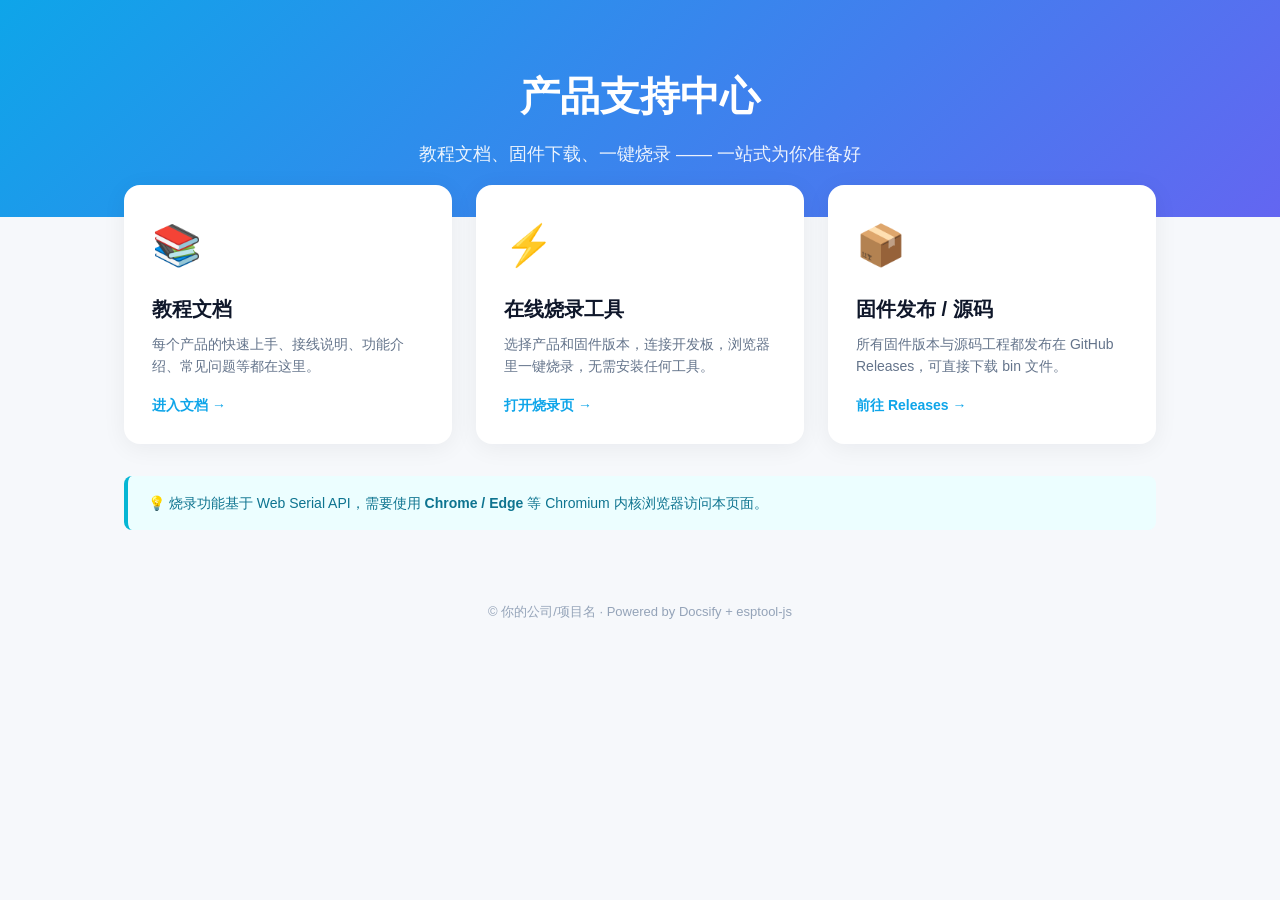
<file: index.html>
<!DOCTYPE html>
<html lang="zh-CN">
<head>
<meta charset="UTF-8">
<meta name="viewport" content="width=device-width,initial-scale=1">
<title>产品支持中心</title>
<style>
  * { box-sizing: border-box; margin: 0; padding: 0; }
  body { font-family: -apple-system, BlinkMacSystemFont, "Segoe UI", "PingFang SC", "Microsoft YaHei", sans-serif; background: #f6f8fb; color: #1f2937; line-height: 1.6; }
  header { background: linear-gradient(135deg,#0ea5e9,#6366f1); color:#fff; padding:64px 24px 48px; text-align:center; }
  header h1 { font-size: 40px; font-weight: 700; margin-bottom: 12px; }
  header p { font-size: 18px; opacity: .9; max-width: 640px; margin: 0 auto; }
  .container { max-width: 1080px; margin: -32px auto 48px; padding: 0 24px; }
  .grid { display: grid; grid-template-columns: repeat(auto-fit,minmax(280px,1fr)); gap: 24px; }
  .card { background:#fff; border-radius:16px; padding:28px; box-shadow:0 4px 24px rgba(15,23,42,.06); transition: transform .2s, box-shadow .2s; text-decoration: none; color: inherit; display:flex; flex-direction:column; }
  .card:hover { transform: translateY(-4px); box-shadow:0 12px 32px rgba(15,23,42,.1); }
  .card .icon { font-size: 40px; margin-bottom: 16px; }
  .card h2 { font-size:20px; margin-bottom:8px; color:#0f172a; }
  .card p { color:#64748b; font-size:14px; flex:1; }
  .card .arrow { margin-top:16px; color:#0ea5e9; font-weight:600; font-size:14px; }
  .section { margin-top:56px; }
  .section h2 { font-size:24px; margin-bottom:16px; color:#0f172a; }
  .tip { background:#ecfeff; border-left:4px solid #06b6d4; padding:16px 20px; border-radius:8px; color:#0e7490; font-size:14px; margin-top:32px; }
  footer { text-align:center; color:#94a3b8; font-size:13px; padding:24px 0 40px; }
</style>
</head>
<body>

<header>
  <h1>产品支持中心</h1>
  <p>教程文档、固件下载、一键烧录 —— 一站式为你准备好</p>
</header>

<div class="container">
  <div class="grid">
    <a class="card" href="docs/">
      <div class="icon">📚</div>
      <h2>教程文档</h2>
      <p>每个产品的快速上手、接线说明、功能介绍、常见问题等都在这里。</p>
      <div class="arrow">进入文档 →</div>
    </a>
    <a class="card" href="flash/">
      <div class="icon">⚡</div>
      <h2>在线烧录工具</h2>
      <p>选择产品和固件版本，连接开发板，浏览器里一键烧录，无需安装任何工具。</p>
      <div class="arrow">打开烧录页 →</div>
    </a>
    <a class="card" id="releases-card" href="#">
      <div class="icon">📦</div>
      <h2>固件发布 / 源码</h2>
      <p>所有固件版本与源码工程都发布在 GitHub Releases，可直接下载 bin 文件。</p>
      <div class="arrow">前往 Releases →</div>
    </a>
  </div>

  <div class="tip">
    💡 烧录功能基于 Web Serial API，需要使用 <b>Chrome / Edge</b> 等 Chromium 内核浏览器访问本页面。
  </div>
</div>

<footer>© 你的公司/项目名 · Powered by Docsify + esptool-js</footer>

<script>
  // 在这里填你的 GitHub releases 页面地址
  window.RELEASES_URL = "https://github.com/your-name/your-firmware/releases";
  document.getElementById('releases-card').href = window.RELEASES_URL;
</script>

</body>
</html>
</file>
